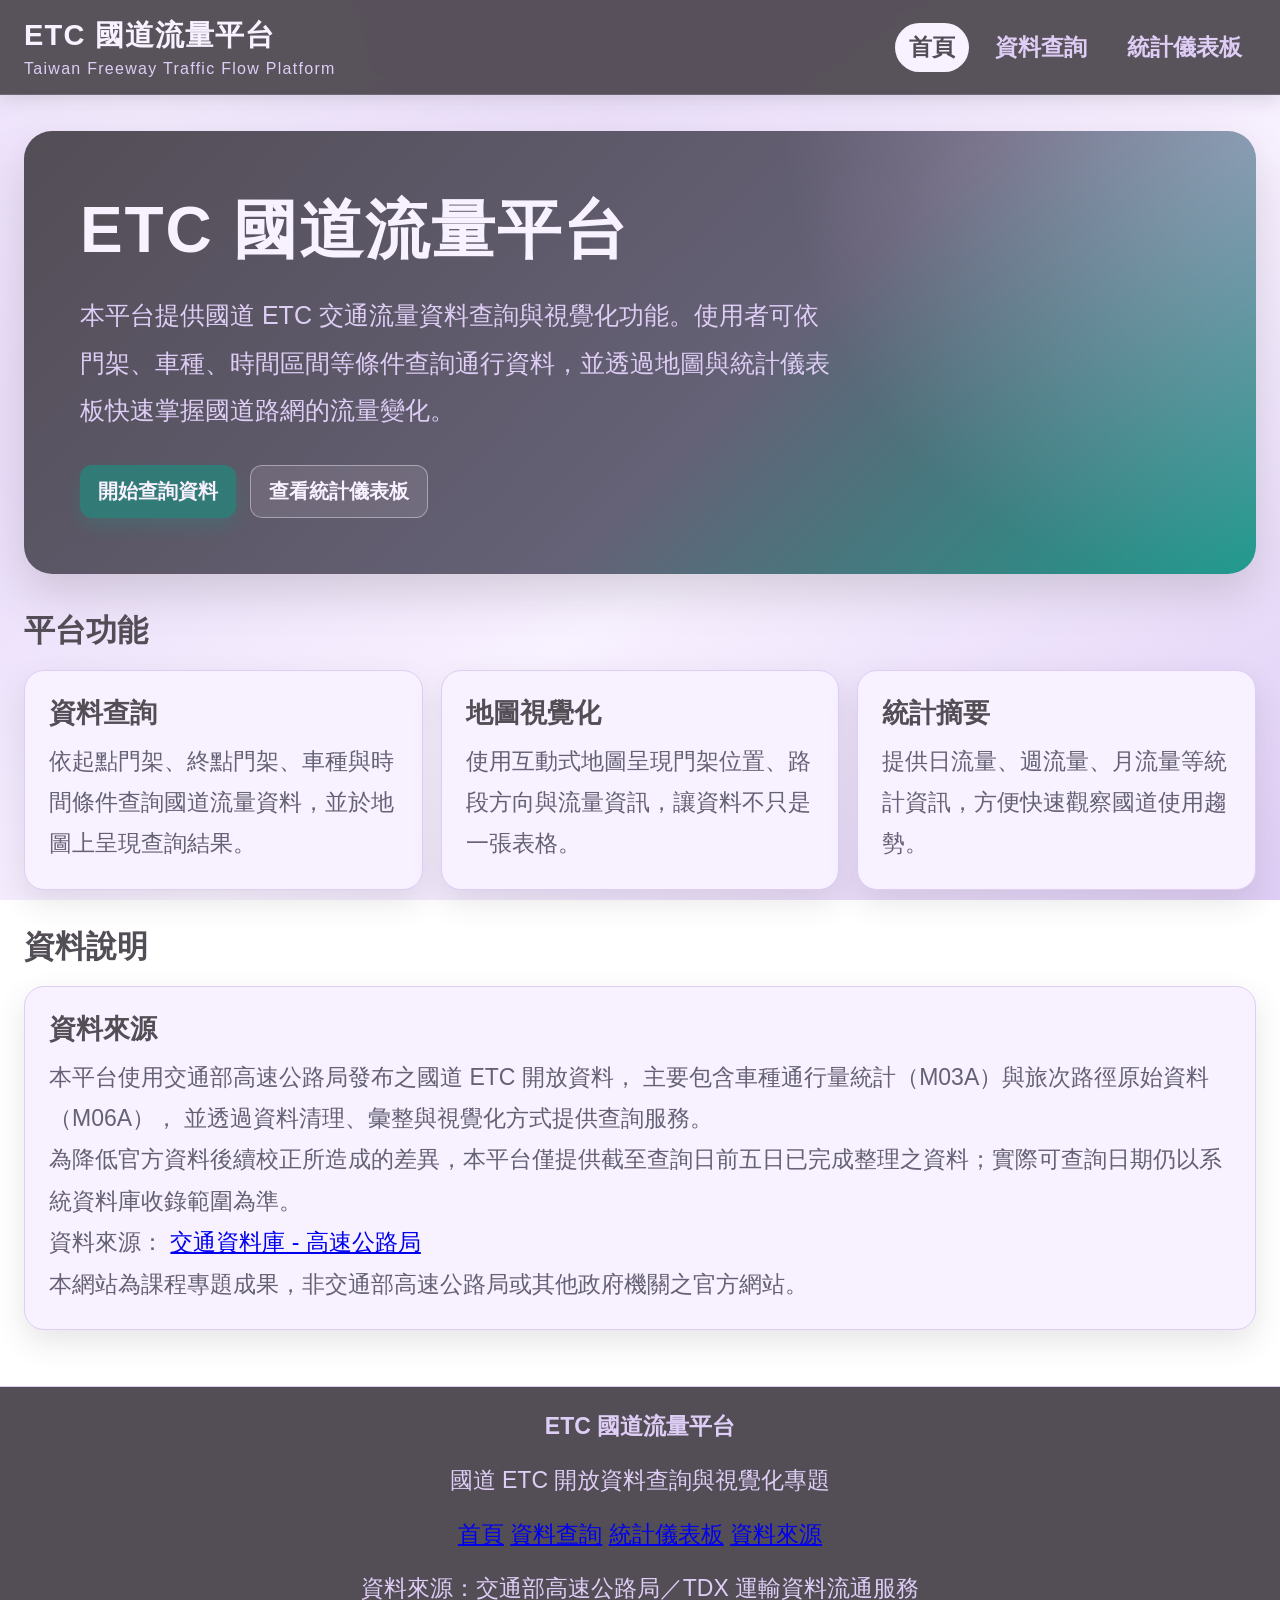
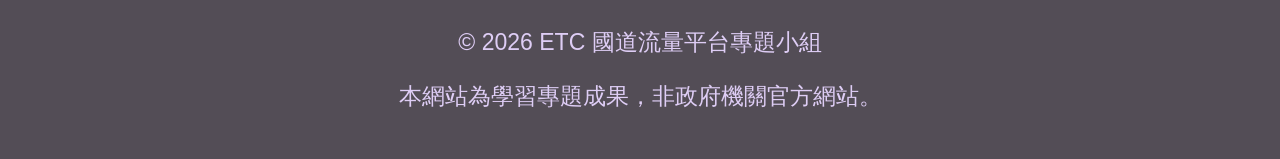
<file: pair3_webapp/index.html>
<!DOCTYPE html>
<html lang="zh-Hant">

<head>
  <meta charset="UTF-8" />
  <meta name="viewport" content="width=device-width, initial-scale=1.0" />
  <title>ETC 國道流量平台</title>
  <link rel="stylesheet" href="css/base.css" />
  <link rel="stylesheet" href="css/index.css" />
</head>

<body>
  <header class="site-header">
    <nav class="navbar">
      <a class="brand" href="index.html">
        <span class="brand-title">ETC 國道流量平台</span>
        <span class="brand-subtitle">Taiwan Freeway Traffic Flow Platform</span>
      </a>

      <div class="nav-links">
        <a href="index.html" class="active">首頁</a>
        <a href="query.html">資料查詢</a>
        <a href="stats.html">統計儀表板</a>
      </div>
    </nav>
  </header>

  <main class="container">
    <section class="hero">
      <h1>ETC 國道流量平台</h1>
      <p>
        本平台提供國道 ETC 交通流量資料查詢與視覺化功能。使用者可依門架、車種、時間區間等條件查詢通行資料，並透過地圖與統計儀表板快速掌握國道路網的流量變化。
      </p>

      <div class="hero-actions">
        <a class="btn btn-primary" href="query.html">開始查詢資料</a>
        <a class="btn btn-secondary" href="stats.html">查看統計儀表板</a>
      </div>
    </section>

    <h2 class="section-title">平台功能</h2>

    <section class="grid card-grid">
      <article class="card">
        <h3>資料查詢</h3>
        <p>依起點門架、終點門架、車種與時間條件查詢國道流量資料，並於地圖上呈現查詢結果。</p>
      </article>

      <article class="card">
        <h3>地圖視覺化</h3>
        <p>使用互動式地圖呈現門架位置、路段方向與流量資訊，讓資料不只是一張表格。</p>
      </article>

      <article class="card">
        <h3>統計摘要</h3>
        <p>提供日流量、週流量、月流量等統計資訊，方便快速觀察國道使用趨勢。</p>
      </article>
    </section>

    <h2 class="section-title">資料說明</h2>

    <section class="card data-info-card">
      <h3>資料來源</h3>

      <p>
        本平台使用交通部高速公路局發布之國道 ETC 開放資料，
        主要包含車種通行量統計（M03A）與旅次路徑原始資料（M06A），
        並透過資料清理、彙整與視覺化方式提供查詢服務。
      </p>

      <p>
        為降低官方資料後續校正所造成的差異，本平台僅提供截至查詢日前五日已完成整理之資料；實際可查詢日期仍以系統資料庫收錄範圍為準。
      </p>

      <p class="data-source-link">
        資料來源：
        <a href="https://tisvcloud.freeway.gov.tw/" target="_blank" rel="noopener noreferrer">
          交通資料庫 - 高速公路局
        </a>
      </p>

      <p class="project-notice">
        本網站為課程專題成果，非交通部高速公路局或其他政府機關之官方網站。
      </p>
    </section>
  </main>

  <footer class="site-footer">
    <div class="footer-content">
      <div class="footer-brand">
        <strong>ETC 國道流量平台</strong>
        <p>國道 ETC 開放資料查詢與視覺化專題</p>
      </div>

      <div class="footer-links">
        <a href="index.html">首頁</a>
        <a href="query.html">資料查詢</a>
        <a href="stats.html">統計儀表板</a>
        <a href="https://tisvcloud.freeway.gov.tw/" target="_blank" rel="noopener noreferrer">
          資料來源
        </a>
      </div>
    </div>

    <div class="footer-bottom">
      <p>資料來源：交通部高速公路局／TDX 運輸資料流通服務</p>
      <p>© 2026 ETC 國道流量平台專題小組</p>
      <p>本網站為學習專題成果，非政府機關官方網站。</p>
    </div>
  </footer>
</body>

</html>
</file>
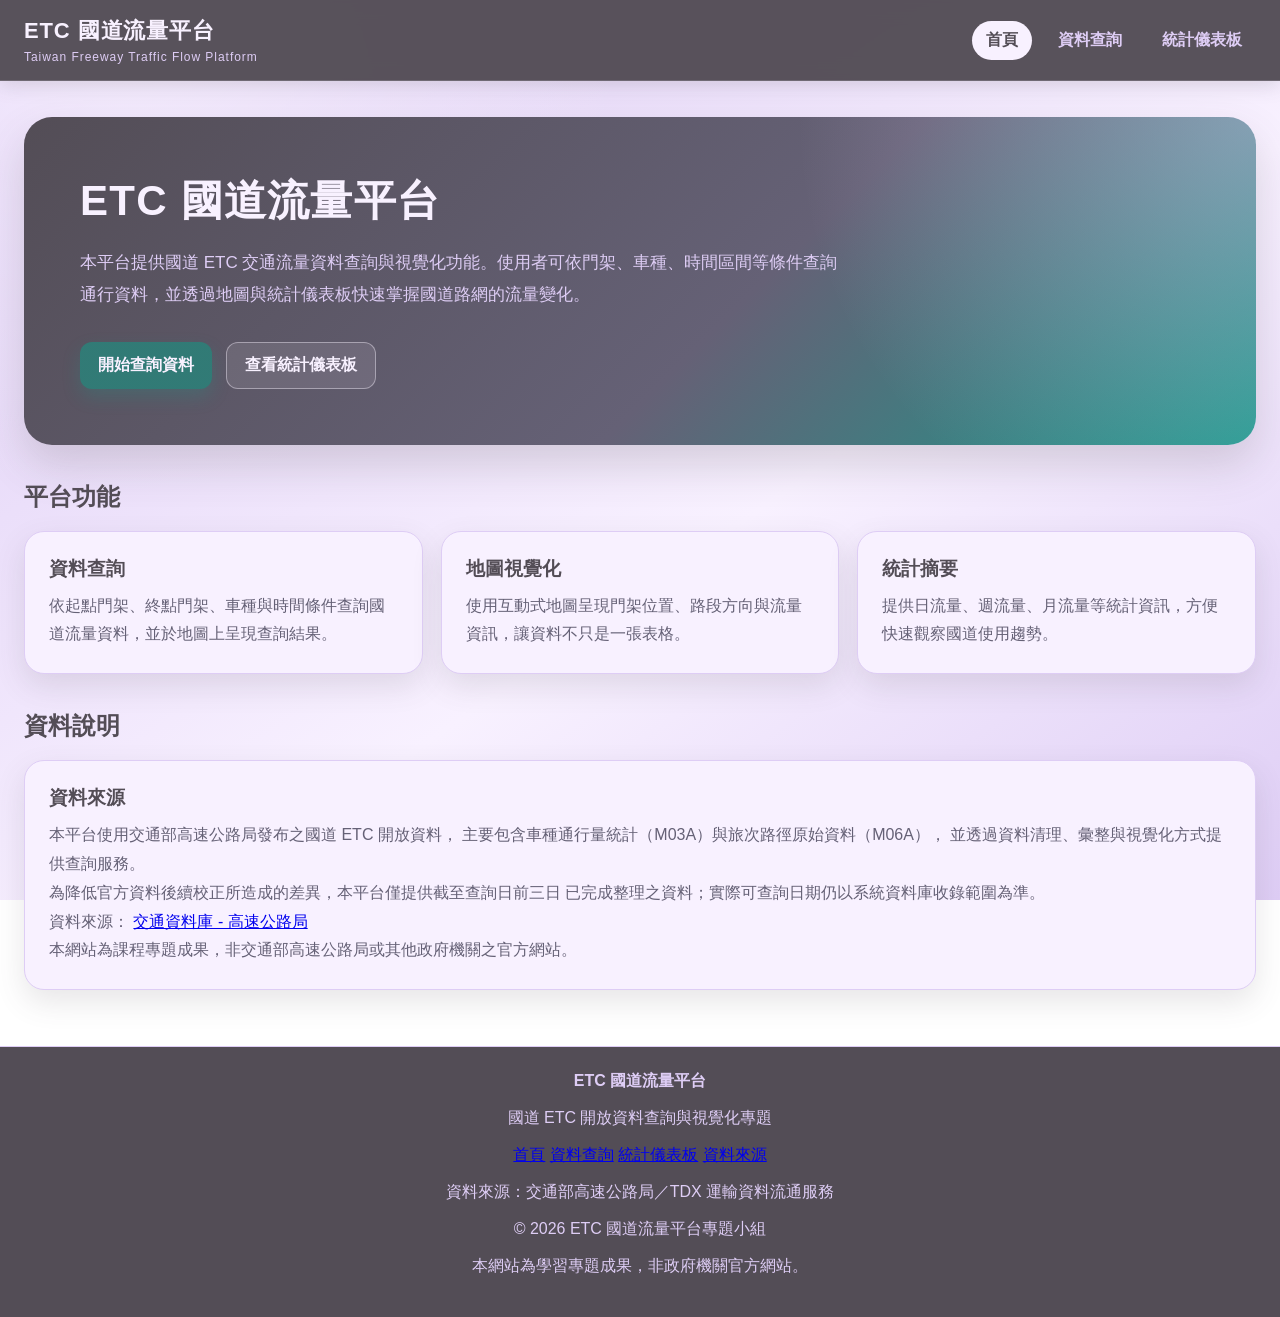
<file: pair2_api/webapp/index.html>
<!DOCTYPE html>
<html lang="zh-Hant">

<head>
  <meta charset="UTF-8" />
  <meta name="viewport" content="width=device-width, initial-scale=1.0" />
  <title>ETC 國道流量平台</title>
  <link rel="stylesheet" href="css/base.css" />
  <link rel="stylesheet" href="css/index.css" />
</head>

<body>
  <header class="site-header">
    <nav class="navbar">
      <a class="brand" href="index.html">
        <span class="brand-title">ETC 國道流量平台</span>
        <span class="brand-subtitle">Taiwan Freeway Traffic Flow Platform</span>
      </a>

      <div class="nav-links">
        <a href="index.html" class="active">首頁</a>
        <a href="query.html">資料查詢</a>
        <a href="stats.html">統計儀表板</a>
      </div>
    </nav>
  </header>

  <main class="container">
    <section class="hero">
      <h1>ETC 國道流量平台</h1>
      <p>
        本平台提供國道 ETC 交通流量資料查詢與視覺化功能。使用者可依門架、車種、時間區間等條件查詢通行資料，並透過地圖與統計儀表板快速掌握國道路網的流量變化。
      </p>

      <div class="hero-actions">
        <a class="btn btn-primary" href="query.html">開始查詢資料</a>
        <a class="btn btn-secondary" href="stats.html">查看統計儀表板</a>
      </div>
    </section>

    <h2 class="section-title">平台功能</h2>

    <section class="grid card-grid">
      <article class="card">
        <h3>資料查詢</h3>
        <p>依起點門架、終點門架、車種與時間條件查詢國道流量資料，並於地圖上呈現查詢結果。</p>
      </article>

      <article class="card">
        <h3>地圖視覺化</h3>
        <p>使用互動式地圖呈現門架位置、路段方向與流量資訊，讓資料不只是一張表格。</p>
      </article>

      <article class="card">
        <h3>統計摘要</h3>
        <p>提供日流量、週流量、月流量等統計資訊，方便快速觀察國道使用趨勢。</p>
      </article>
    </section>

    <h2 class="section-title">資料說明</h2>

    <section class="card data-info-card">
      <h3>資料來源</h3>

      <p>
        本平台使用交通部高速公路局發布之國道 ETC 開放資料，
        主要包含車種通行量統計（M03A）與旅次路徑原始資料（M06A），
        並透過資料清理、彙整與視覺化方式提供查詢服務。
      </p>

      <p>
        為降低官方資料後續校正所造成的差異，本平台僅提供截至查詢日前三日
        已完成整理之資料；實際可查詢日期仍以系統資料庫收錄範圍為準。
      </p>

      <p class="data-source-link">
        資料來源：
        <a href="https://tisvcloud.freeway.gov.tw/" target="_blank" rel="noopener noreferrer">
          交通資料庫 - 高速公路局
        </a>
      </p>

      <p class="project-notice">
        本網站為課程專題成果，非交通部高速公路局或其他政府機關之官方網站。
      </p>
    </section>
  </main>

  <footer class="site-footer">
    <div class="footer-content">
      <div class="footer-brand">
        <strong>ETC 國道流量平台</strong>
        <p>國道 ETC 開放資料查詢與視覺化專題</p>
      </div>

      <div class="footer-links">
        <a href="index.html">首頁</a>
        <a href="query.html">資料查詢</a>
        <a href="stats.html">統計儀表板</a>
        <a href="https://tisvcloud.freeway.gov.tw/" target="_blank" rel="noopener noreferrer">
          資料來源
        </a>
      </div>
    </div>

    <div class="footer-bottom">
      <p>資料來源：交通部高速公路局／TDX 運輸資料流通服務</p>
      <p>© 2026 ETC 國道流量平台專題小組</p>
      <p>本網站為學習專題成果，非政府機關官方網站。</p>
    </div>
  </footer>
</body>

</html>
</file>
<file: pair3_webapp/css/base.css>
/* ETC 國道流量平台 - Base styles */
/* 共用樣式：變數、版面骨架、導覽列、按鈕、卡片、表單、頁尾 */
/* 2026-07-16 簡報一致化配色：#1B998B / #F8F1FF / #DECDF5 / #656176 / #534D56 */

:root {
  --verdigris: #1B998B;
  --lavender-mist: #F8F1FF;
  --thistle: #DECDF5;
  --dim-grey: #656176;
  --charcoal: #534D56;
  --bg: #DECDF5;
  --panel: #F8F1FF;
  --text: #534D56;
  --muted: #656176;
  --line: #DECDF5;
  --primary: #1B998B;
  --primary-dark: #534D56;
  --primary-light: #DECDF5;
  --surface-soft: #F8F1FF;
  --surface-deep: #DECDF5;
  --on-dark: #F8F1FF;
  --on-dark-muted: #DECDF5;
  --accent: #1B998B;
  --shadow: 0 12px 30px rgba(83, 77, 86, 0.14);
}

* {
  box-sizing: border-box;
}

body {
  margin: 0;
  font-family: "Noto Sans TC", "Microsoft JhengHei", Arial, sans-serif;
  color: var(--text);
  background:
    radial-gradient(circle at 10% 0%, rgba(248, 241, 255, .92), transparent 34%),
    linear-gradient(145deg, var(--thistle) 0%, var(--lavender-mist) 58%, var(--thistle) 100%);
  background-attachment: fixed;
  font-size: 23px;
}

.site-header {
  position: sticky;
  top: 0;
  z-index: 1000;
  background: rgba(83, 77, 86, 0.97);
  border-bottom: 1px solid rgba(248, 241, 255, 0.15);
  box-shadow: 0 4px 18px rgba(83, 77, 86, 0.18);
  backdrop-filter: blur(10px);
}

.navbar {
  margin: 0 auto;
  padding: 16px 24px;
  display: flex;
  align-items: center;
  justify-content: space-between;
}

.brand {
  text-decoration: none;
  color: var(--on-dark);
}

.brand-title {
  display: block;
  font-size: 29px;
  font-weight: 800;
  letter-spacing: 0.04em;
  color: var(--on-dark);
}

.brand-subtitle {
  display: block;
  margin-top: 4px;
  font-size: 16px;
  color: var(--on-dark-muted);
  letter-spacing: 0.08em;
}

.nav-links {
  display: flex;
  gap: 12px;
  align-items: center;
}

.nav-links a {
  color: var(--on-dark-muted);
  text-decoration: none;
  padding: 9px 14px;
  border-radius: 999px;
  font-weight: 700;
  transition:
    color 0.18s ease,
    background 0.18s ease;
}

.nav-links a:hover {
  color: var(--on-dark);
  background: rgba(248, 241, 255, 0.12);
}

.nav-links a.active {
  color: var(--primary-dark);
  background: var(--on-dark);
}

.container {
  max-width: 1600px;
  margin: 0 auto;
  padding: 36px 24px 56px;
}

.page-title {
  margin: 0 0 10px;
  font-size: 41px;
}

.page-description {
  color: var(--muted);
  line-height: 1.8;
  margin: 0 0 24px;
}

.btn {
  border: 0;
  border-radius: 12px;
  padding: 12px 18px;
  font-weight: 800;
  font-family: inherit;
  font-size: 20px;
  cursor: pointer;
  text-decoration: none;
  display: inline-flex;
  align-items: center;
  justify-content: center;
  transition: filter .18s ease, transform .18s ease, box-shadow .18s ease;
}

.btn-primary {
  background:
    linear-gradient(rgba(83, 77, 86, .40), rgba(83, 77, 86, .40)),
    var(--accent);
  color: #F8F1FF;
  box-shadow: 0 8px 18px rgba(27, 153, 139, 0.24);
}

.btn-primary:hover {
  filter: brightness(.90);
  transform: translateY(-1px);
}

.btn-secondary {
  background: rgba(248, 241, 255, 0.10);
  color: var(--on-dark);
  border: 1px solid rgba(248, 241, 255, 0.42);
}

.btn-secondary:hover {
  background: rgba(248, 241, 255, 0.18);
}

.btn-dark {
  color: var(--on-dark);
  background: var(--primary);
}

.btn-dark:hover {
  background: var(--primary-dark);
}

.btn-light {
  color: var(--text);
  background: var(--surface-deep);
}

.grid {
  display: grid;
  gap: 18px;
}

.card {
  background: var(--panel);
  border: 1px solid var(--line);
  border-radius: 20px;
  padding: 24px;
  box-shadow: var(--shadow);
}

.card h3 {
  margin: 0 0 10px;
}

.card p {
  color: var(--muted);
  line-height: 1.8;
  margin: 0;
}

label {
  display: block;
  margin-bottom: 7px;
  font-weight: 800;
}

button,
select,
input {
  font-family: inherit;
}

select,
input {
  width: 100%;
  padding: 11px 12px;
  border: 1px solid var(--line);
  border-radius: 12px;
  font-size: 20px;
  color: var(--text);
  background: #F8F1FF;
}

select:focus,
input:focus {
  outline: 3px solid rgba(27, 153, 139, 0.18);
  border-color: var(--primary);
}

.form-group {
  margin-bottom: 16px;
}

.form-actions {
  display: flex;
  gap: 10px;
  margin-top: 20px;
}

.site-footer {
  border-top: 1px solid var(--line);
  color: var(--on-dark-muted);
  text-align: center;
  padding: 24px;
  background: var(--charcoal);
}

.hidden,
.dataset-form.hidden {
  display: none !important;
}

@media (max-width: 900px) {
  .navbar {
    align-items: flex-start;
    flex-direction: column;
    gap: 14px;
  }
}
</file>
<file: pair3_webapp/css/index.css>
/* ETC 國道流量平台 - Home page styles */
/* 簡報一致化配色：Verdigris / Lavender Mist / Thistle / Dim Grey / Charcoal */

.hero {
  background:
    radial-gradient(
      circle at top right,
      rgba(222, 205, 245, .44),
      transparent 36%
    ),
    linear-gradient(
      135deg, #534D56 0%, #656176 58%, #1B998B 100%
    );

  color: var(--on-dark);
  padding: 56px;
  border-radius: 28px;
  box-shadow: 0 20px 44px rgba(83, 77, 86, 0.20);
}

.hero h1 {
  margin: 0;
  font-size: 64px;
  letter-spacing: 0.03em;
  color: var(--on-dark);
}

.hero p {
  max-width: 760px;
  margin: 18px 0 0;
  line-height: 1.9;
  font-size: 25px;
  color: var(--on-dark-muted);
}

.hero-actions {
  display: flex;
  gap: 14px;
  margin-top: 30px;
  flex-wrap: wrap;
}

.section-title {
  margin: 36px 0 18px;
  font-size: 31px;
}

.card-grid {
  grid-template-columns: repeat(3, minmax(0, 1fr));
}

@media (max-width: 900px) {
  .hero {
    padding: 34px;
  }

  .hero h1 {
    font-size: 41px;
  }

  .card-grid {
    grid-template-columns: 1fr;
  }
}
</file>
<file: pair2_api/webapp/css/base.css>
/* ETC 國道流量平台 - Base styles */
/* 共用樣式：變數、版面骨架、導覽列、按鈕、卡片、表單、頁尾 */
/* 2026-07-16 簡報一致化配色：#1B998B / #F8F1FF / #DECDF5 / #656176 / #534D56 */

:root {
  --verdigris: #1B998B;
  --lavender-mist: #F8F1FF;
  --thistle: #DECDF5;
  --dim-grey: #656176;
  --charcoal: #534D56;
  --bg: #DECDF5;
  --panel: #F8F1FF;
  --text: #534D56;
  --muted: #656176;
  --line: #DECDF5;
  --primary: #1B998B;
  --primary-dark: #534D56;
  --primary-light: #DECDF5;
  --surface-soft: #F8F1FF;
  --surface-deep: #DECDF5;
  --on-dark: #F8F1FF;
  --on-dark-muted: #DECDF5;
  --accent: #1B998B;
  --shadow: 0 12px 30px rgba(83, 77, 86, 0.14);
}

* {
  box-sizing: border-box;
}

body {
  margin: 0;
  font-family: "Noto Sans TC", "Microsoft JhengHei", Arial, sans-serif;
  color: var(--text);
  background:
    radial-gradient(circle at 10% 0%, rgba(248, 241, 255, .92), transparent 34%),
    linear-gradient(145deg, var(--thistle) 0%, var(--lavender-mist) 58%, var(--thistle) 100%);
  background-attachment: fixed;
}

.site-header {
  position: sticky;
  top: 0;
  z-index: 1000;
  background: rgba(83, 77, 86, 0.97);
  border-bottom: 1px solid rgba(248, 241, 255, 0.15);
  box-shadow: 0 4px 18px rgba(83, 77, 86, 0.18);
  backdrop-filter: blur(10px);
}

.navbar {
  margin: 0 auto;
  padding: 16px 24px;
  display: flex;
  align-items: center;
  justify-content: space-between;
}

.brand {
  text-decoration: none;
  color: var(--on-dark);
}

.brand-title {
  display: block;
  font-size: 22px;
  font-weight: 800;
  letter-spacing: 0.04em;
  color: var(--on-dark);
}

.brand-subtitle {
  display: block;
  margin-top: 4px;
  font-size: 12px;
  color: var(--on-dark-muted);
  letter-spacing: 0.08em;
}

.nav-links {
  display: flex;
  gap: 12px;
  align-items: center;
}

.nav-links a {
  color: var(--on-dark-muted);
  text-decoration: none;
  padding: 9px 14px;
  border-radius: 999px;
  font-weight: 700;
  transition:
    color 0.18s ease,
    background 0.18s ease;
}

.nav-links a:hover {
  color: var(--on-dark);
  background: rgba(248, 241, 255, 0.12);
}

.nav-links a.active {
  color: var(--primary-dark);
  background: var(--on-dark);
}

.container {
  max-width: 1600px;
  margin: 0 auto;
  padding: 36px 24px 56px;
}

.page-title {
  margin: 0 0 10px;
  font-size: 32px;
}

.page-description {
  color: var(--muted);
  line-height: 1.8;
  margin: 0 0 24px;
}

.btn {
  border: 0;
  border-radius: 12px;
  padding: 12px 18px;
  font-weight: 800;
  cursor: pointer;
  text-decoration: none;
  display: inline-flex;
  align-items: center;
  justify-content: center;
  transition: filter .18s ease, transform .18s ease, box-shadow .18s ease;
}

.btn-primary {
  background:
    linear-gradient(rgba(83, 77, 86, .40), rgba(83, 77, 86, .40)),
    var(--accent);
  color: #F8F1FF;
  box-shadow: 0 8px 18px rgba(27, 153, 139, 0.24);
}

.btn-primary:hover {
  filter: brightness(.90);
  transform: translateY(-1px);
}

.btn-secondary {
  background: rgba(248, 241, 255, 0.10);
  color: var(--on-dark);
  border: 1px solid rgba(248, 241, 255, 0.42);
}

.btn-secondary:hover {
  background: rgba(248, 241, 255, 0.18);
}

.btn-dark {
  color: var(--on-dark);
  background: var(--primary);
}

.btn-dark:hover {
  background: var(--primary-dark);
}

.btn-light {
  color: var(--text);
  background: var(--surface-deep);
}

.grid {
  display: grid;
  gap: 18px;
}

.card {
  background: var(--panel);
  border: 1px solid var(--line);
  border-radius: 20px;
  padding: 24px;
  box-shadow: var(--shadow);
}

.card h3 {
  margin: 0 0 10px;
}

.card p {
  color: var(--muted);
  line-height: 1.8;
  margin: 0;
}

label {
  display: block;
  margin-bottom: 7px;
  font-weight: 800;
}

select,
input {
  width: 100%;
  padding: 11px 12px;
  border: 1px solid var(--line);
  border-radius: 12px;
  font-size: 15px;
  color: var(--text);
  background: #F8F1FF;
}

select:focus,
input:focus {
  outline: 3px solid rgba(27, 153, 139, 0.18);
  border-color: var(--primary);
}

.form-group {
  margin-bottom: 16px;
}

.form-actions {
  display: flex;
  gap: 10px;
  margin-top: 20px;
}

.site-footer {
  border-top: 1px solid var(--line);
  color: var(--on-dark-muted);
  text-align: center;
  padding: 24px;
  background: var(--charcoal);
}

.hidden,
.dataset-form.hidden {
  display: none !important;
}

@media (max-width: 900px) {
  .navbar {
    align-items: flex-start;
    flex-direction: column;
    gap: 14px;
  }
}
</file>
<file: pair2_api/webapp/css/index.css>
/* ETC 國道流量平台 - Home page styles */
/* 簡報一致化配色：Verdigris / Lavender Mist / Thistle / Dim Grey / Charcoal */

.hero {
  background:
    radial-gradient(
      circle at top right,
      rgba(222, 205, 245, .44),
      transparent 36%
    ),
    linear-gradient(
      135deg, #534D56 0%, #656176 58%, #1B998B 100%
    );

  color: var(--on-dark);
  padding: 56px;
  border-radius: 28px;
  box-shadow: 0 20px 44px rgba(83, 77, 86, 0.20);
}

.hero h1 {
  margin: 0;
  font-size: 42px;
  letter-spacing: 0.03em;
  color: var(--on-dark);
}

.hero p {
  max-width: 760px;
  margin: 18px 0 0;
  line-height: 1.9;
  font-size: 17px;
  color: var(--on-dark-muted);
}

.hero-actions {
  display: flex;
  gap: 14px;
  margin-top: 30px;
  flex-wrap: wrap;
}

.section-title {
  margin: 36px 0 18px;
  font-size: 24px;
}

.card-grid {
  grid-template-columns: repeat(3, minmax(0, 1fr));
}

@media (max-width: 900px) {
  .hero {
    padding: 34px;
  }

  .hero h1 {
    font-size: 32px;
  }

  .card-grid {
    grid-template-columns: 1fr;
  }
}
</file>
